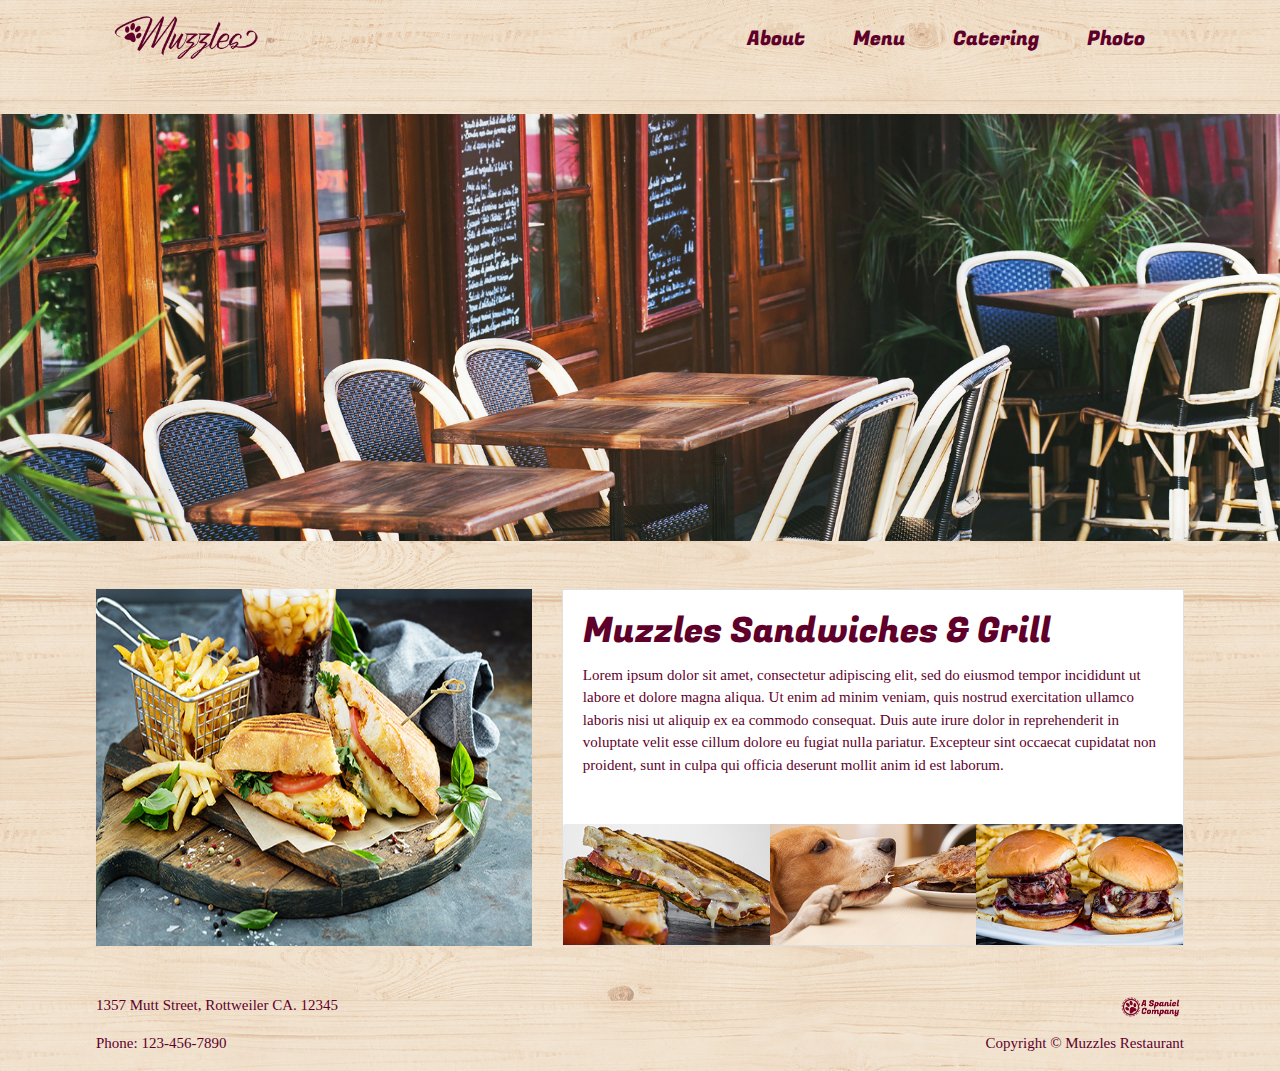
<file: index.html>
<!doctype html>
<html lang="en">

<head>
    <!-- Required meta tags -->
    <meta charset="utf-8">
    <meta name="viewport" content="width=device-width, initial-scale=1, shrink-to-fit=no">

    <!-- Bootstrap CSS -->
    <link rel="stylesheet" href="https://stackpath.bootstrapcdn.com/bootstrap/4.3.1/css/bootstrap.min.css"
        integrity="sha384-ggOyR0iXCbMQv3Xipma34MD+dH/1fQ784/j6cY/iJTQUOhcWr7x9JvoRxT2MZw1T" crossorigin="anonymous">
    <link rel="stylesheet" href="css/style.css">
    <link href="https://fonts.googleapis.com/css?family=Fugaz+One&display=swap" rel="stylesheet">
    <title>Home</title>
</head>

<body>

    <div class="">
        <div class="container-fluid sticky-top bg-image pb-1 pt-2">
            <div class="mx-5 px-5">
                <div class="row mb-4">
                    <div class="col-lg-2">
                        <a href="/index.html" img src="/images/MuzzlesLogo.png" class="img-fluid"><img
                                src="/images/MuzzlesLogo.png" class="img-fluid" alt="responsive-image"></a>
                    </div>
                    <div class="col-lg-10">
                        <nav class="navbar navbar-expand-lg endRight navBarMenu">
                            <button class=" navbar-toggler navbar-light" type="button" data-toggle="collapse"
                                data-target="#navbarNavAltMarkup" aria-controls="navbarNavAltMarkup"
                                aria-expanded="false" aria-label="Toggle navigation">
                                <span class="navbar-toggler-icon"></span>
                            </button>
                            <div class="collapse navbar-collapse endRight navBarMenu" id="navbarNavAltMarkup">
                                <div class="navbar-nav">
                                    <a class="nav-item nav-link active fugazLink mx-3" href="/about.html">About<span
                                            class="sr-only">(current)</span></a>
                                    <a class="nav-item nav-link active fugazLink mx-3" href="/menu.html">Menu</a>
                                    <a class="nav-item nav-link active fugazLink mx-3" href="catering.html">Catering</a>
                                    <a class="nav-item nav-link active fugazLink ml-3" href="/photos.html">Photo</a>
                                </div>
                            </div>
                        </nav>
                    </div>
                </div>
            </div>
        </div>

        <img class="mt-3" src="images/homeHero.jpg" style="width: 100%" alt="">

        <div class="mx-5 px-5">
            <div class="mt-5 row">
                <img class="col-lg-5" src="images/homeSingle.jpg" alt="">
                <div class="col-lg-7" id="font-size-12">
                    <div class="card rounded-0">
                        <div class="card-body pb-5">
                            <h2 class="card-title fugazMenu">Muzzles Sandwiches & Grill</h2>
                            <p class="card-text storyText">Lorem ipsum dolor sit amet, consectetur adipiscing elit, sed
                                do eiusmod tempor incididunt ut
                                labore et dolore magna aliqua. Ut enim ad minim veniam, quis nostrud exercitation
                                ullamco
                                laboris nisi ut aliquip ex ea commodo consequat. Duis aute irure dolor in reprehenderit
                                in
                                voluptate velit esse cillum dolore eu fugiat nulla pariatur. Excepteur sint occaecat
                                cupidatat
                                non proident, sunt in culpa qui officia deserunt mollit anim id est laborum.
                            </p>
                        </div>
                        <img src="images/HomeImage.jpg" class="card-img-top" alt="...">
                    </div>
                </div>
            </div>

            <footer>
                    <container-fluid>
                        <div class="row pt-5">
                            <div class="col-lg-11">
                                <p class="storyText">1357 Mutt Street, Rottweiler CA. 12345</p>
                            </div>
                            <div class="col-lg-1">
                                <img src="/images/CompanyLogo.png" class="img-fluid" alt="responsive-image">
                            </div>
                        </div>
                        <div class="row">
                            <div class="col-lg-9">
                                <p class="storyText">Phone: 123-456-7890</p>
                            </div>
                            <div class="col-lg-3">
                                <p class="storyText px-0 mx-0 d-flex justify-content-end">Copyright © Muzzles Restaurant</p>
                            </div>
                        </div>
                    </container-fluid>
                </footer>

        </div>
    </div>



    <!-- Optional JavaScript -->
    <!-- jQuery first, then Popper.js, then Bootstrap JS -->
    <script src="https://code.jquery.com/jquery-3.3.1.slim.min.js"
        integrity="sha384-q8i/X+965DzO0rT7abK41JStQIAqVgRVzpbzo5smXKp4YfRvH+8abtTE1Pi6jizo"
        crossorigin="anonymous"></script>
    <script src="https://cdnjs.cloudflare.com/ajax/libs/popper.js/1.14.7/umd/popper.min.js"
        integrity="sha384-UO2eT0CpHqdSJQ6hJty5KVphtPhzWj9WO1clHTMGa3JDZwrnQq4sF86dIHNDz0W1"
        crossorigin="anonymous"></script>
    <script src="https://stackpath.bootstrapcdn.com/bootstrap/4.3.1/js/bootstrap.min.js"
        integrity="sha384-JjSmVgyd0p3pXB1rRibZUAYoIIy6OrQ6VrjIEaFf/nJGzIxFDsf4x0xIM+B07jRM"
        crossorigin="anonymous"></script>
</body>

</html>
</file>
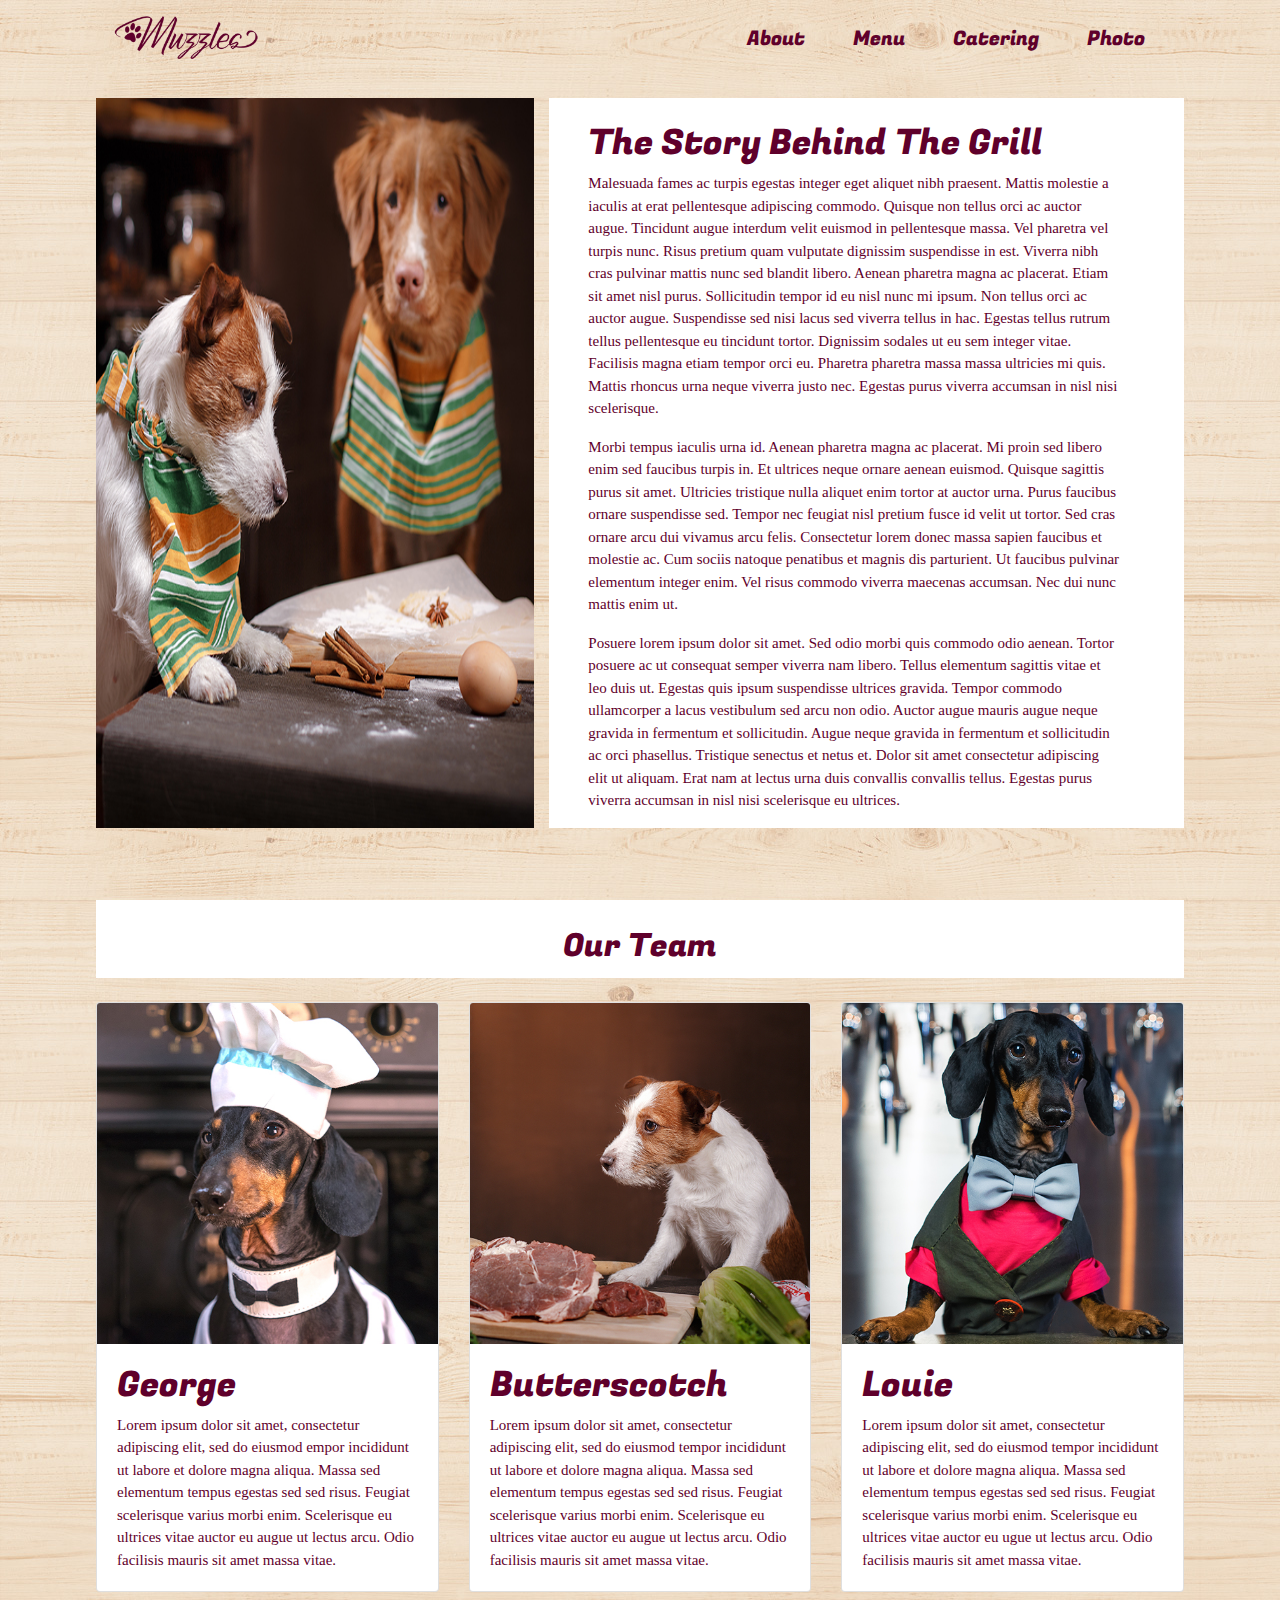
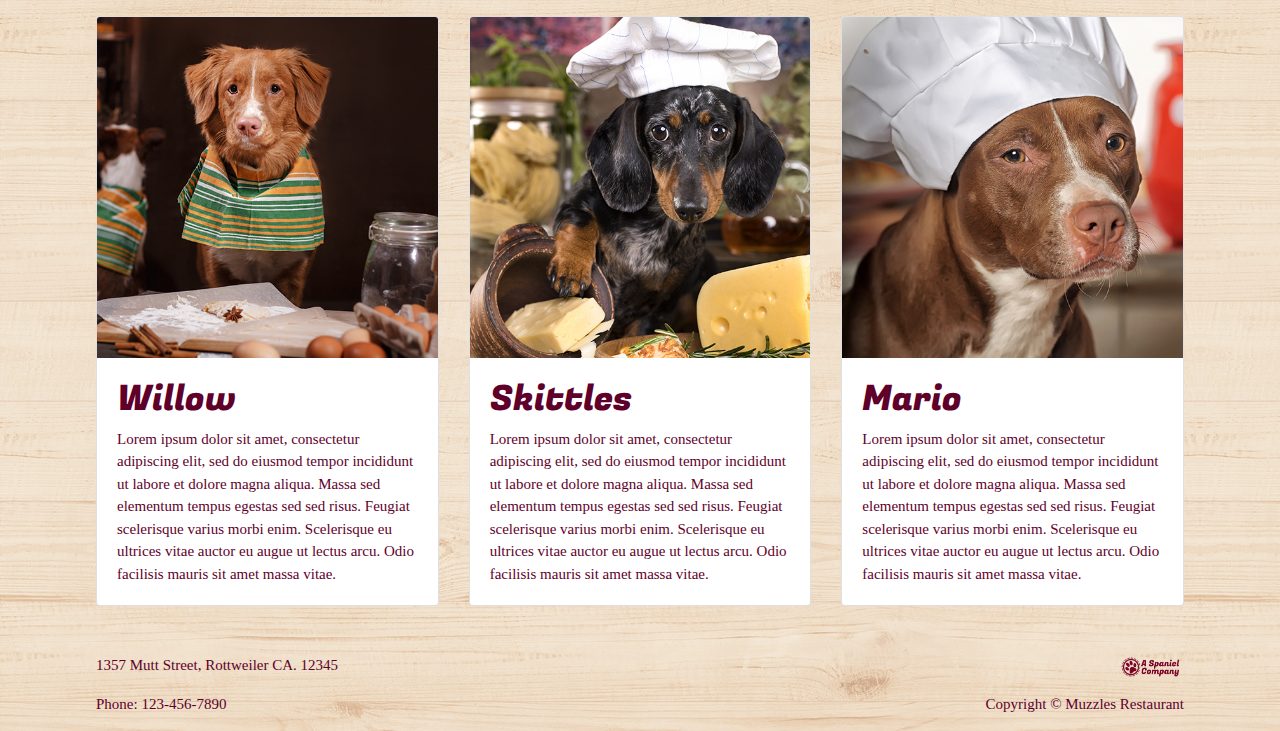
<file: about.html>
<!doctype html>
<html lang="en">

<head>
    <!-- Required meta tags -->
    <meta charset="utf-8">
    <meta name="viewport" content="width=device-width, initial-scale=1, shrink-to-fit=no">

    <!-- Bootstrap CSS -->
    <link rel="stylesheet" href="https://stackpath.bootstrapcdn.com/bootstrap/4.3.1/css/bootstrap.min.css"
        integrity="sha384-ggOyR0iXCbMQv3Xipma34MD+dH/1fQ784/j6cY/iJTQUOhcWr7x9JvoRxT2MZw1T" crossorigin="anonymous">
    <link rel="stylesheet" href="css/style.css">
    <link href="https://fonts.googleapis.com/css?family=Fugaz+One&display=swap" rel="stylesheet">

    <title>About</title>
</head>

<body class="">
    <div class="container-fluid sticky-top bg-image pb-1 pt-2">
        <div class="mx-5 px-5">
            <div class="row mb-4">
                <div class="col-lg-2">
                    <a class="img-fluid" href="/index.html" img src="/images/MuzzlesLogo.png" ><img
                            src="/images/MuzzlesLogo.png" class="img-fluid" alt="responsive-image"></a>
                </div>
                <div class="col-lg-10">
                    <nav class="navbar navbar-expand-lg endRight navBarMenu">
                        <button class=" navbar-toggler navbar-light" type="button" data-toggle="collapse"
                            data-target="#navbarNavAltMarkup" aria-controls="navbarNavAltMarkup" aria-expanded="false"
                            aria-label="Toggle navigation">
                            <span class="navbar-toggler-icon"></span>
                        </button>
                        <div class="collapse navbar-collapse endRight navBarMenu" id="navbarNavAltMarkup">
                            <div class="navbar-nav">
                                <a class="nav-item nav-link active fugazLink mx-3" href="/about.html">About<span
                                        class="sr-only">(current)</span></a>
                                <a class="nav-item nav-link active fugazLink mx-3" href="/menu.html">Menu</a>
                                <a class="nav-item nav-link active fugazLink mx-3" href="catering.html">Catering</a>
                                <a class="nav-item nav-link active fugazLink ml-3" href="/photos.html">Photo</a>
                            </div>
                        </div>
                    </nav>
                </div>
            </div>
        </div>
    </div>

        <div class="row mx-5 px-5">
            <img class="col-lg-5 pl-0 img-fluid" src="./images/AboutMain.jpg" alt="">
            <div class="col-lg-7 bg-white">
                <h1 class="ml-4 mt-4 fugazMenu">The Story Behind The Grill</h1>
                <p class="storyText pr-5 ml-4">Malesuada fames ac turpis egestas integer eget aliquet nibh praesent.
                    Mattis
                    molestie a iaculis at erat pellentesque adipiscing commodo. Quisque non tellus orci ac auctor augue.
                    Tincidunt augue interdum velit euismod in pellentesque massa. Vel pharetra vel turpis nunc. Risus
                    pretium quam
                    vulputate dignissim suspendisse in est. Viverra nibh cras pulvinar mattis nunc sed blandit libero.
                    Aenean pharetra magna ac placerat. Etiam sit amet nisl purus. Sollicitudin tempor id eu nisl nunc mi
                    ipsum. Non tellus orci ac auctor augue. Suspendisse sed nisi lacus sed viverra tellus in hac.
                    Egestas tellus rutrum tellus pellentesque eu tincidunt tortor. Dignissim sodales ut eu sem integer
                    vitae. Facilisis magna etiam tempor orci eu. Pharetra pharetra massa massa ultricies mi quis. Mattis
                    rhoncus urna neque viverra justo nec. Egestas purus viverra accumsan in nisl nisi scelerisque.

                </p>
                <p class="ml-4 pr-5 storyText">
                    Morbi tempus iaculis urna id. Aenean pharetra magna ac placerat. Mi proin sed libero enim sed
                    faucibus turpis in. Et ultrices neque ornare aenean euismod. Quisque sagittis purus sit amet.
                    Ultricies
                    tristique nulla aliquet enim tortor at auctor urna. Purus faucibus ornare suspendisse sed. Tempor
                    nec feugiat nisl pretium fusce id velit ut tortor. Sed cras ornare arcu dui vivamus arcu felis.
                    Consectetur lorem donec massa sapien faucibus et molestie ac. Cum sociis natoque penatibus et magnis
                    dis parturient. Ut faucibus pulvinar elementum integer enim. Vel risus commodo viverra maecenas
                    accumsan. Nec dui nunc mattis enim ut.

                </p>
                <p class="ml-4 pr-5 storyText">
                    Posuere lorem ipsum dolor sit amet. Sed odio morbi quis commodo odio aenean. Tortor posuere ac ut
                    consequat semper viverra nam libero. Tellus elementum
                    sagittis vitae et leo duis ut. Egestas quis ipsum suspendisse ultrices gravida. Tempor commodo
                    ullamcorper a lacus vestibulum sed arcu non odio. Auctor augue mauris augue neque gravida in
                    fermentum et sollicitudin. Augue neque gravida in fermentum et sollicitudin ac orci phasellus.
                    Tristique senectus et netus et. Dolor sit amet consectetur adipiscing elit ut aliquam. Erat nam at
                    lectus urna duis convallis convallis tellus. Egestas purus viverra accumsan in nisl nisi scelerisque
                    eu ultrices.
                </p>
            </div>
        </div>
        <br>

        <div class="px-5 mx-5">
            <div class="text-center teamtext mt-5">
                <div class="bg-white fugazMenu py-1">
                    <h2 class="mt-4 text-center">Our Team</h2>
                </div>
            </div>
        </div>

        <div class="mx-5 px-5">
            <div class="nopad">
                <div class="row mt-4">
                    <div class="col-4">
                        <div class="card">
                            <img src="./images/doxie3.jpg" class="card-img-top" alt="">
                            <div class="card-body">
                                <h2 class="fugazMenu">George</h2>
                                <p class="card-text storyText">Lorem ipsum dolor sit amet, consectetur adipiscing elit,
                                    sed
                                    do
                                    eiusmod empor incididunt ut labore et dolore magna aliqua. Massa sed elementum
                                    tempus
                                    egestas sed sed risus. Feugiat scelerisque varius morbi enim. Scelerisque eu
                                    ultrices
                                    vitae
                                    auctor eu augue ut lectus arcu. Odio facilisis mauris sit amet massa vitae.</p>
                            </div>
                        </div>
                    </div>
                    <div class="col-4">
                        <div class="card">
                            <img src="./images/jackrussel.jpg" class="card-img-top" alt="">
                            <div class="card-body">
                                <h2 class="fugazMenu">Butterscotch</h2>
                                <p class="card-text storyText">Lorem ipsum dolor sit amet, consectetur adipiscing elit,
                                    sed
                                    do
                                    eiusmod tempor incididunt ut labore et dolore magna aliqua. Massa sed elementum
                                    tempus
                                    egestas sed sed risus. Feugiat scelerisque varius morbi enim. Scelerisque eu
                                    ultrices
                                    vitae
                                    auctor eu augue ut lectus arcu. Odio facilisis mauris sit amet massa vitae.</p>
                            </div>
                        </div>
                    </div>
                    <div class="col-4">
                        <div class="card">
                            <img src="./images/doxie1.jpg" class="card-img-top" alt="">
                            <div class="card-body">
                                <h2 class="fugazMenu">Louie</h2>
                                <p class="card-text storyText">Lorem ipsum dolor sit amet, consectetur adipiscing elit,
                                    sed
                                    do
                                    eiusmod tempor incididunt ut labore et dolore magna aliqua. Massa sed elementum
                                    tempus
                                    egestas sed sed risus. Feugiat scelerisque varius morbi enim. Scelerisque eu
                                    ultrices
                                    vitae
                                    auctor eu ugue ut lectus arcu. Odio facilisis mauris sit amet massa vitae.</p>
                            </div>
                        </div>
                    </div>
                </div>
                <div class="row mt-4">
                    <div class="col-4">
                        <div class="card">
                            <img src="./images/novascotia.jpg" class="card-img-top" alt="">
                            <div class="card-body">
                                <h2 class="fugazMenu">Willow</h2>
                                <p class="card-text storyText">Lorem ipsum dolor sit amet, consectetur adipiscing elit,
                                    sed
                                    do eiusmod tempor incididunt ut labore et dolore magna aliqua. Massa sed elementum
                                    tempus egestas sed sed risus. Feugiat scelerisque varius morbi enim. Scelerisque eu
                                    ultrices vitae auctor eu augue ut lectus arcu. Odio facilisis mauris sit amet massa
                                    vitae.</p>
                            </div>
                        </div>
                    </div>
                    <div class="col-4">
                        <div class="card">
                            <img src="./images/doxie2.jpg" class="card-img-top" alt="">
                            <div class="card-body">
                                <h2 class="fugazMenu">Skittles</h2>
                                <p class="card-text storyText">
                                    Lorem ipsum dolor sit amet, consectetur adipiscing elit, sed do eiusmod tempor
                                    incididunt ut labore et dolore magna aliqua. Massa sed elementum tempus egestas sed
                                    sed
                                    risus. Feugiat scelerisque varius morbi enim. Scelerisque eu ultrices vitae auctor
                                    eu
                                    augue ut lectus arcu. Odio facilisis mauris sit amet massa vitae.
                                </p>
                            </div>
                        </div>
                    </div>
                    <div class="col-4">
                        <div class="card">
                            <img src="./images/staffie.jpg" class="card-img-top" alt="">
                            <div class="card-body">
                                <h2 class="fugazMenu">Mario</h2>
                                <p class="card-text storyText">
                                    Lorem ipsum dolor sit amet, consectetur adipiscing elit, sed do eiusmod tempor
                                    incididunt ut labore et dolore magna aliqua. Massa sed elementum tempus egestas sed
                                    sed
                                    risus. Feugiat scelerisque varius morbi enim. Scelerisque eu ultrices vitae auctor
                                    eu
                                    augue ut lectus arcu. Odio facilisis mauris sit amet massa vitae.
                                </p>
                            </div>
                        </div>
                    </div>
                </div>

            </div>

        </div>

        <div class="mx-5 px-5">
                <footer>
                        <container-fluid>
                            <div class="row pt-5">
                                <div class="col-lg-11">
                                    <p class="storyText">1357 Mutt Street, Rottweiler CA. 12345</p>
                                </div>
                                <div class="col-lg-1">
                                    <img src="/images/CompanyLogo.png" class="img-fluid" alt="responsive-image">
                                </div>
                            </div>
                            <div class="row">
                                <div class="col-lg-9">
                                    <p class="storyText">Phone: 123-456-7890</p>
                                </div>
                                <div class="col-lg-3">
                                    <p class="storyText px-0 mx-0 d-flex justify-content-end">Copyright © Muzzles Restaurant</p>
                                </div>
                            </div>
                        </container-fluid>
                    </footer>
        </div>



    </div>





    <!-- Optional JavaScript -->
    <!-- jQuery first, then Popper.js, then Bootstrap JS -->
    <script src="https://code.jquery.com/jquery-3.3.1.slim.min.js"
        integrity="sha384-q8i/X+965DzO0rT7abK41JStQIAqVgRVzpbzo5smXKp4YfRvH+8abtTE1Pi6jizo"
        crossorigin="anonymous"></script>
    <script src="https://cdnjs.cloudflare.com/ajax/libs/popper.js/1.14.7/umd/popper.min.js"
        integrity="sha384-UO2eT0CpHqdSJQ6hJty5KVphtPhzWj9WO1clHTMGa3JDZwrnQq4sF86dIHNDz0W1"
        crossorigin="anonymous"></script>
    <script src="https://stackpath.bootstrapcdn.com/bootstrap/4.3.1/js/bootstrap.min.js"
        integrity="sha384-JjSmVgyd0p3pXB1rRibZUAYoIIy6OrQ6VrjIEaFf/nJGzIxFDsf4x0xIM+B07jRM"
        crossorigin="anonymous"></script>
</body>

</html>
</file>
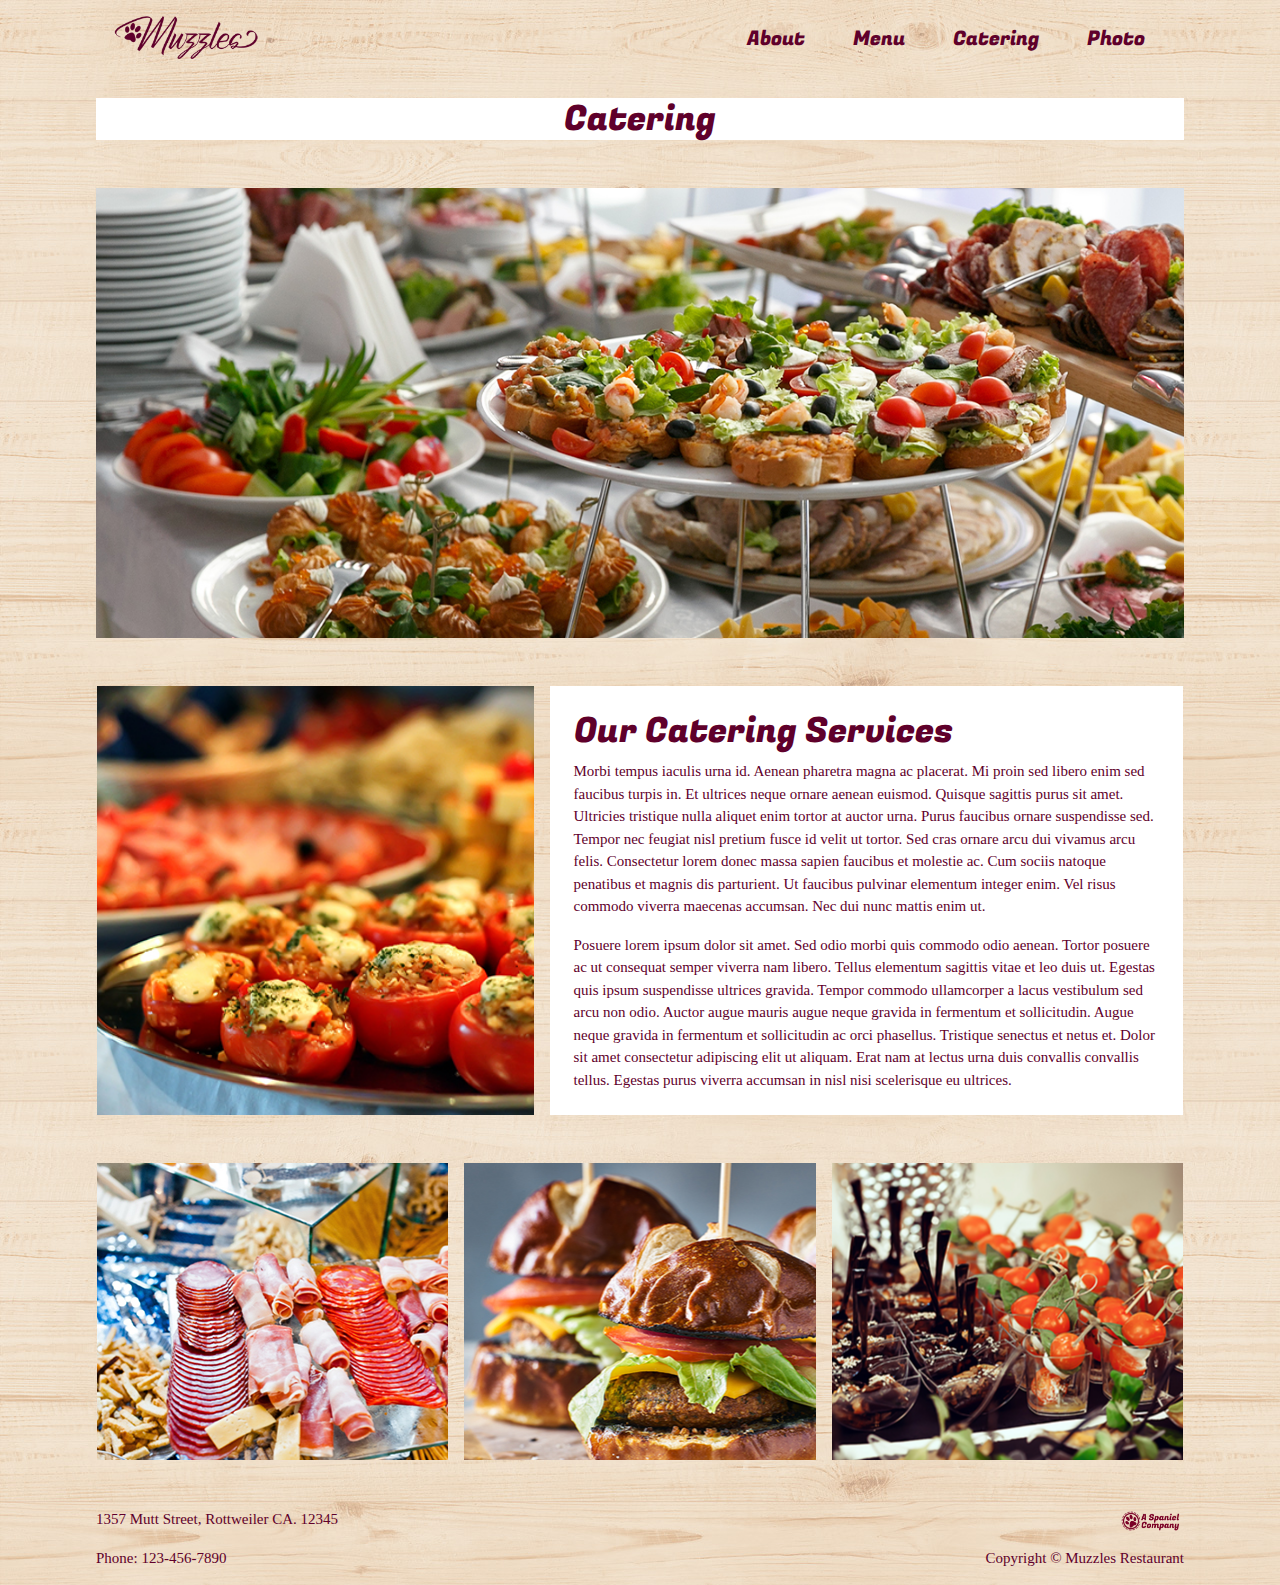
<file: catering.html>
<!doctype html>
<html lang="en">

<head>
  <!-- Required meta tags -->
  <meta charset="utf-8">
  <meta name="viewport" content="width=device-width, initial-scale=1, shrink-to-fit=no">

  <!-- Bootstrap CSS -->
  <link rel="stylesheet" href="https://stackpath.bootstrapcdn.com/bootstrap/4.3.1/css/bootstrap.min.css"
    integrity="sha384-ggOyR0iXCbMQv3Xipma34MD+dH/1fQ784/j6cY/iJTQUOhcWr7x9JvoRxT2MZw1T" crossorigin="anonymous">
  <link rel="stylesheet" href="css/style.css">
  <link href="https://fonts.googleapis.com/css?family=Fugaz+One&display=swap" rel="stylesheet">
  <title>Catering</title>
</head>

<body class="">
  <div class="container-fluid sticky-top bg-image pb-1 pt-2">
    <div class="mx-5 px-5">
        <div class="row mb-4">
            <div class="col-lg-2">
              <a href="/index.html" img src="/images/MuzzlesLogo.png" class="img-fluid"><img src="/images/MuzzlesLogo.png"
                  class="img-fluid" alt="responsive-image"></a>
            </div>
            <div class="col-lg-10">
              <nav class="navbar navbar-expand-lg endRight navBarMenu">
                <button class=" navbar-toggler" type="button" data-toggle="collapse" data-target="#navbarNavAltMarkup"
                  aria-controls="navbarNavAltMarkup" aria-expanded="false" aria-label="Toggle navigation">
                  <span class="navbar-toggler-icon"></span>
                </button>
                <div class="collapse navbar-collapse endRight navBarMenu" id="navbarNavAltMarkup">
                  <div class="navbar-nav">
                    <a class="nav-item nav-link active fugazLink mx-3" href="/about.html">About<span
                        class="sr-only">(current)</span></a>
                    <a class="nav-item nav-link active fugazLink mx-3" href="/menu.html">Menu</a>
                    <a class="nav-item nav-link active fugazLink mx-3" href="catering.html">Catering</a>
                    <a class="nav-item nav-link active fugazLink ml-3" href="/photos.html">Photo</a>
                  </div>
                </div>
              </nav>
            </div>
          </div>
    </div>
      
  </div>
  <div class="mx-5 px-5">
    

    <h1 class="text-center bg-white col-12 fugazMenu">Catering</h1>

    <div class="mt-5" id="cateringHero"></div>


    <div class="mx-3">

      <div class="mt-5 mb-5 row">
        <div class="col" id="cateringMaine"></div>

        <div class="col-7 bg-white ml-3 px-2 p-4" id="font-size-12">
          <h5 class="fugazMenu">Our Catering Services</h5>
          <p class="storyText">Morbi tempus iaculis urna id. Aenean pharetra magna ac placerat. Mi proin sed libero enim
            sed faucibus turpis
            in. Et ultrices neque ornare aenean euismod. Quisque sagittis purus sit amet. Ultricies tristique nulla
            aliquet enim tortor at auctor urna. Purus faucibus ornare suspendisse sed. Tempor nec feugiat nisl pretium
            fusce id velit ut tortor. Sed cras ornare arcu dui vivamus arcu felis. Consectetur lorem donec massa sapien
            faucibus et molestie ac. Cum sociis natoque penatibus et magnis dis parturient. Ut faucibus pulvinar
            elementum
            integer enim. Vel risus commodo viverra maecenas accumsan. Nec dui nunc mattis enim ut.</p>
          <div class="storyText">Posuere lorem ipsum dolor sit amet. Sed odio morbi quis commodo odio aenean. Tortor
            posuere ac ut consequat
            semper viverra nam libero. Tellus elementum sagittis vitae et leo duis ut. Egestas quis ipsum suspendisse
            ultrices gravida. Tempor commodo ullamcorper a lacus vestibulum sed arcu non odio. Auctor augue mauris augue
            neque gravida in fermentum et sollicitudin. Augue neque gravida in fermentum et sollicitudin ac orci
            phasellus. Tristique senectus et netus et. Dolor sit amet consectetur adipiscing elit ut aliquam. Erat nam
            at
            lectus urna duis convallis convallis tellus. Egestas purus viverra accumsan in nisl nisi scelerisque eu
            ultrices.</div>
        </div>
      </div>

      <div class="row">

        <div class="col-lg" id="catering1">
        </div>
        <div class="col-lg mx-3" id="catering2">

        </div>
        <div class="col-lg" id="catering3">

        </div>
      </div>
    </div>


    <footer>
        <container-fluid>
            <div class="row pt-5">
                <div class="col-lg-11">
                    <p class="storyText">1357 Mutt Street, Rottweiler CA. 12345</p>
                </div>
                <div class="col-lg-1">
                    <img src="/images/CompanyLogo.png" class="img-fluid" alt="responsive-image">
                </div>
            </div>
            <div class="row">
                <div class="col-lg-9">
                    <p class="storyText">Phone: 123-456-7890</p>
                </div>
                <div class="col-lg-3">
                    <p class="storyText px-0 mx-0 d-flex justify-content-end">Copyright © Muzzles Restaurant</p>
                </div>
            </div>
        </container-fluid>
    </footer>
  </div>





  <!-- Optional JavaScript -->
  <!-- jQuery first, then Popper.js, then Bootstrap JS -->
  <script src="https://code.jquery.com/jquery-3.3.1.slim.min.js"
    integrity="sha384-q8i/X+965DzO0rT7abK41JStQIAqVgRVzpbzo5smXKp4YfRvH+8abtTE1Pi6jizo"
    crossorigin="anonymous"></script>
  <script src="https://cdnjs.cloudflare.com/ajax/libs/popper.js/1.14.7/umd/popper.min.js"
    integrity="sha384-UO2eT0CpHqdSJQ6hJty5KVphtPhzWj9WO1clHTMGa3JDZwrnQq4sF86dIHNDz0W1"
    crossorigin="anonymous"></script>
  <script src="https://stackpath.bootstrapcdn.com/bootstrap/4.3.1/js/bootstrap.min.js"
    integrity="sha384-JjSmVgyd0p3pXB1rRibZUAYoIIy6OrQ6VrjIEaFf/nJGzIxFDsf4x0xIM+B07jRM"
    crossorigin="anonymous"></script>
</body>

</html>
</file>
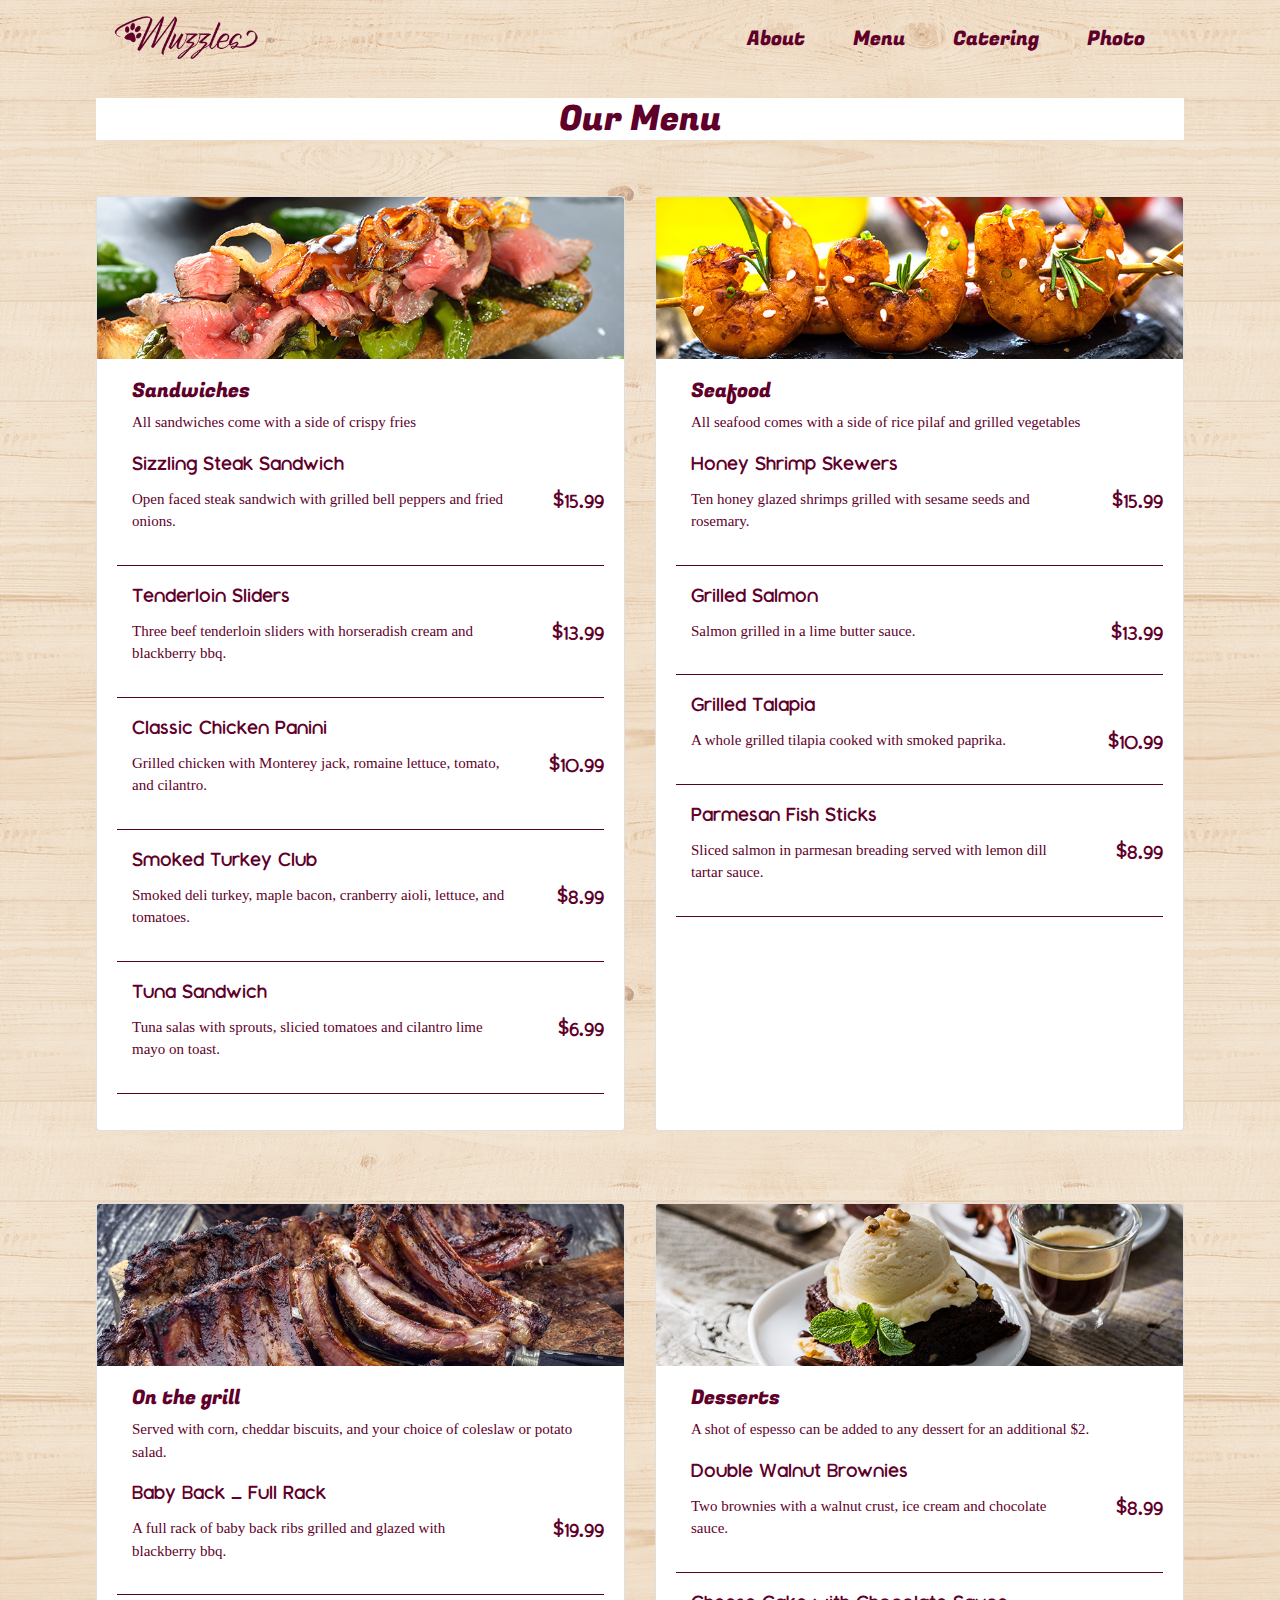
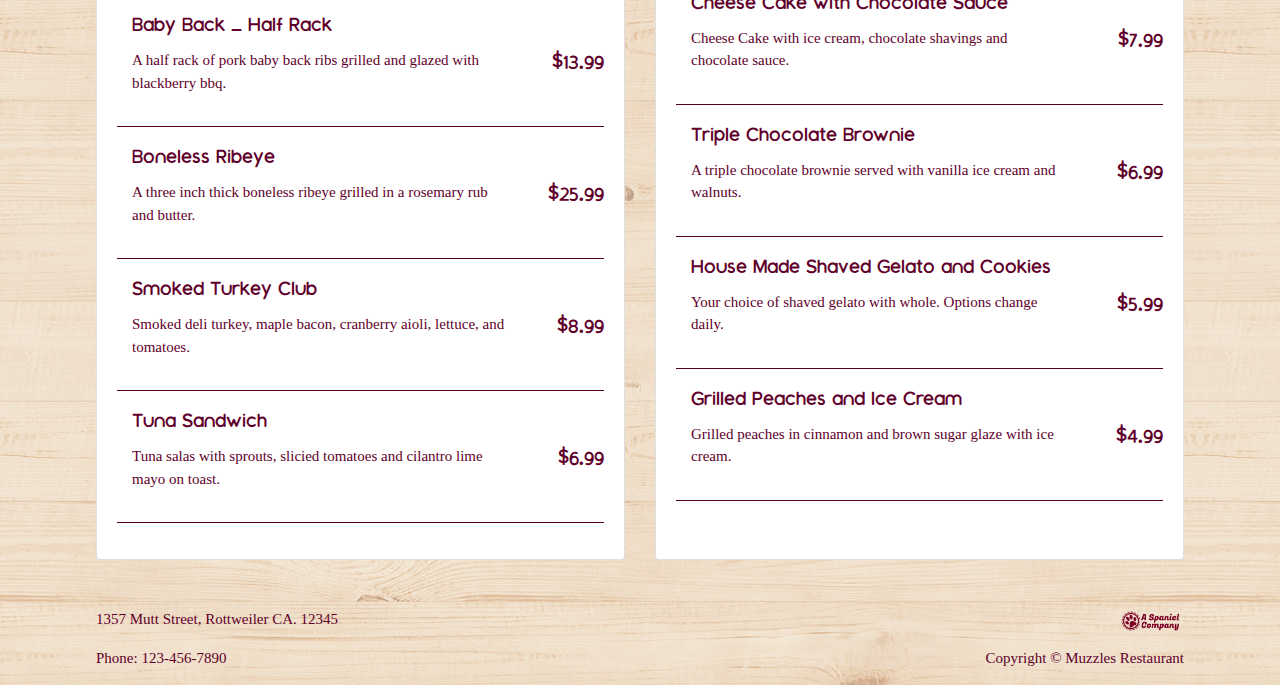
<file: menu.html>
<!doctype html>
<html lang="en">

<head>
    <!-- Required meta tags -->
    <meta charset="utf-8">
    <meta name="viewport" content="width=device-width, initial-scale=1, shrink-to-fit=no">

    <!-- Bootstrap CSS -->
    <link rel="stylesheet" href="css/style.css">
    <link rel="stylesheet" href="https://stackpath.bootstrapcdn.com/bootstrap/4.3.1/css/bootstrap.min.css"
        integrity="sha384-ggOyR0iXCbMQv3Xipma34MD+dH/1fQ784/j6cY/iJTQUOhcWr7x9JvoRxT2MZw1T" crossorigin="anonymous">
    <link href="https://fonts.googleapis.com/css?family=Fugaz+One&display=swap" rel="stylesheet">
    <title>Menu</title>
</head>

<body>
    <div class="container-fluid sticky-top bg-image pb-1 pt-2">
        <div class="mx-5 px-5">
            <div class="row mb-4">
                <div class="col-lg-2">
                    <a href="/index.html" img src="/images/MuzzlesLogo.png" class="img-fluid"><img
                            src="/images/MuzzlesLogo.png" class="img-fluid" alt="responsive-image"></a>
                </div>
                <div class="col-lg-10">
                    <nav class="navbar navbar-expand-lg endRight navBarMenu">
                        <button class=" navbar-toggler navbar-light" type="button" data-toggle="collapse"
                            data-target="#navbarNavAltMarkup" aria-controls="navbarNavAltMarkup" aria-expanded="false"
                            aria-label="Toggle navigation">
                            <span class="navbar-toggler-icon"></span>
                        </button>
                        <div class="collapse navbar-collapse endRight navBarMenu" id="navbarNavAltMarkup">
                            <div class="navbar-nav">
                                <a class="nav-item nav-link active fugazLink mx-3" href="/about.html">About<span
                                        class="sr-only">(current)</span></a>
                                <a class="nav-item nav-link active fugazLink mx-3" href="/menu.html">Menu</a>
                                <a class="nav-item nav-link active fugazLink mx-3" href="catering.html">Catering</a>
                                <a class="nav-item nav-link active fugazLink ml-3" href="/photos.html">Photo</a>
                            </div>
                        </div>
                    </nav>
                </div>
            </div>
        </div>
    </div>
    <div class="mx-5 px-5">
            <div class="row">
                    <div class="col-12">
                        <h1 class="menu fugazMenu">Our Menu</h1>
                        <!-- 1st major menu row -->
                        <div class="row">
                            <div class="col-md-6 col-12 w-100 pt-5">
                                <div class="card">
                                    <img src="/images/menubeef.jpg" class="card-img-top img-fluid" alt="...">
                                    <div class="card-body">
                                        <div class="col-12 header">
                                            <h1 class="fugaz">Sandwiches</h1>
                                            <p class="storyText">All sandwiches come with a side of crispy fries</p>
                                        </div>
                                        <div class="col-12">
                                            <h4 class="col-12 px-0 montaukHeader">Sizzling Steak Sandwich</h4>
                                            <div class="row">
                                                <p class="col-10 storyText">Open faced steak sandwich with grilled bell
                                                    peppers and fried onions.</p>
                                                <h4 class="col-2 px-0 mx-0 text-right montaukHeader">$15.99</h4>
                                            </div>
                                        </div>
                                        <hr class="hr">
                                        <div class="col-12">
                                            <h4 class="col-12 px-0 montaukHeader">Tenderloin Sliders</h4>
                                            <div class="row">
                                                <p class="col-10 storyText">Three beef tenderloin sliders with horseradish
                                                    cream and blackberry bbq.</p>
                                                <h4 class="col-2 px-0 mx-0 text-right montaukHeader">$13.99</h4>
                                            </div>
                                        </div>
                                        <hr class="hr">
                                        <div class="col-12">
                                            <h4 class="col-12 px-0 montaukHeader">Classic Chicken Panini</h4>
                                            <div class="row">
                                                <p class="col-10 storyText">Grilled chicken with Monterey jack, romaine
                                                    lettuce, tomato, and cilantro.</p>
                                                <h4 class="col-2 px-0 mx-0 text-right montaukHeader">$10.99</h4>
                                            </div>
                                        </div>
                                        <hr class="hr">
                                        <div class="col-12">
                                            <h4 class="col-12 px-0 montaukHeader">Smoked Turkey Club</h4>
                                            <div class="row">
                                                <p class="col-10 storyText">Smoked deli turkey, maple bacon, cranberry aioli,
                                                    lettuce, and tomatoes.</p>
                                                <h4 class="col-2 px-0 mx-0 text-right montaukHeader">$8.99</h4>
                                            </div>
                                        </div>
                                        <hr class="hr">
                                        <div class="col-12">
                                            <h4 class="col-12 px-0 montaukHeader">Tuna Sandwich</h4>
                                            <div class="row">
                                                <p class="col-10 storyText">Tuna salas with sprouts, slicied tomatoes and
                                                    cilantro lime mayo on toast.</p>
                                                <h4 class="col-2 px-0 mx-0 text-right montaukHeader">$6.99</h4>
                                            </div>
                                        </div>
                                        <hr class="hr">
                                    </div>
                                </div>
                            </div>
                            <div class="col-md-6 col-12 w-100 pt-5">
                                <div class="card">
                                    <img src="/images/menuseafood.jpg" class="card-img-top img-fluid" alt="...">
                                    <div class="card-body">
                                        <div class="col-12 header">
                                            <h1 class="fugaz">Seafood</h1>
                                            <p class="storyText">All seafood comes with a side of rice pilaf and grilled
                                                vegetables</p>
                                        </div>
                                        <div class="col-12">
                                            <h4 class="col-12 px-0 montaukHeader">Honey Shrimp Skewers</h4>
                                            <div class="row">
                                                <p class="col-10 storyText">Ten honey glazed shrimps grilled with sesame seeds
                                                    and rosemary.</p>
                                                <h4 class="col-2 px-0 mx-0 text-right montaukHeader">$15.99</h4>
                                            </div>
                                        </div>
                                        <hr class="hr">
                                        <div class="col-12">
                                            <h4 class="col-12 px-0 montaukHeader">Grilled Salmon</h4>
                                            <div class="row">
                                                <p class="col-10 storyText"> Salmon grilled in a lime butter sauce.</p>
                                                <h4 class="col-2 px-0 mx-0 text-right montaukHeader">$13.99</h4>
                                            </div>
                                        </div>
                                        <hr class="hr">
                                        <div class="col-12">
                                            <h4 class="col-12 px-0 montaukHeader">Grilled Talapia</h4>
                                            <div class="row">
                                                <p class="col-10 storyText">A whole grilled tilapia cooked with smoked
                                                    paprika.</p>
                                                <h4 class="col-2 px-0 mx-0 text-right montaukHeader">$10.99</h4>
                                            </div>
                                        </div>
                                        <hr class="hr">
                                        <div class="col-12">
                                            <h4 class="col-12 px-0 montaukHeader">Parmesan Fish Sticks</h4>
                                            <div class="row">
                                                <p class="col-10 storyText">Sliced salmon in parmesan breading served with
                                                    lemon dill tartar sauce.</p>
                                                <h4 class="col-2 px-0 mx-0 text-right montaukHeader">$8.99</h4>
                                            </div>
                                        </div>
                                        <hr class="hr">
                                    </div>
                                </div>
                            </div>
                        </div>
                        <br>
                        <!-- second major menu row -->
                        <div class="row">
                            <div class="col-md-6 col-12 w-100 pt-5">
                                <div class="card">
                                    <img src="/images/menumeat.jpg" class="card-img-top img-fluid" alt="...">
                                    <div class="card-body">
                                        <div class="col-12 header">
                                            <h1 class="fugaz">On the grill</h1>
                                            <p class="storyText">Served with corn, cheddar biscuits, and your choice of
                                                coleslaw or potato salad.</p>
                                        </div>
                                        <div class="col-12">
                                            <h4 class="col-12 px-0 montaukHeader">Baby Back - Full Rack</h4>
                                            <div class="row">
                                                <p class="col-10 storyText">A full rack of baby back ribs grilled and glazed
                                                    with blackberry bbq.</p>
                                                <h4 class="col-2 px-0 mx-0 text-right montaukHeader">$19.99</h4>
                                            </div>
                                        </div>
                                        <hr class="hr">
                                        <div class="col-12">
                                            <h4 class="col-12 px-0 montaukHeader">Baby Back - Half Rack</h4>
                                            <div class="row">
                                                <p class="col-10 storyText">A half rack of pork baby back ribs grilled and
                                                    glazed with blackberry bbq.</p>
                                                <h4 class="col-2 px-0 mx-0 text-right montaukHeader">$13.99</h4>
                                            </div>
                                        </div>
                                        <hr class="hr">
                                        <div class="col-12">
                                            <h4 class="col-12 px-0 montaukHeader">Boneless Ribeye</h4>
                                            <div class="row">
                                                <p class="col-10 storyText">A three inch thick boneless ribeye grilled in a
                                                    rosemary rub and butter.</p>
                                                <h4 class="col-2 px-0 mx-0 text-right montaukHeader">$25.99</h4>
                                            </div>
                                        </div>
                                        <hr class="hr">
                                        <div class="col-12">
                                            <h4 class="col-12 px-0 montaukHeader">Smoked Turkey Club</h4>
                                            <div class="row">
                                                <p class="col-10 storyText">Smoked deli turkey, maple bacon, cranberry aioli,
                                                    lettuce, and tomatoes.</p>
                                                <h4 class="col-2 px-0 mx-0 text-right montaukHeader">$8.99</h4>
                                            </div>
                                        </div>
                                        <hr class="hr">
                                        <div class="col-12">
                                            <h4 class="col-12 px-0 montaukHeader">Tuna Sandwich</h4>
                                            <div class="row">
                                                <p class="col-10 storyText">Tuna salas with sprouts, slicied tomatoes and
                                                    cilantro lime mayo on toast.</p>
                                                <h4 class="col-2 px-0 mx-0 text-right montaukHeader">$6.99</h4>
                                            </div>
                                        </div>
                                        <hr class="hr">
                                    </div>
                                </div>
                            </div>
                            <div class="col-md-6 col-12 w-100 pt-5">
                                <div class="card">
                                    <img src="/images/menudesserts.jpg" class="card-img-top img-fluid" alt="...">
                                    <div class="card-body">
                                        <div class="col-12 header">
                                            <h1 class="fugaz">Desserts</h1>
                                            <p class="storyText">A shot of espesso can be added to any dessert for an
                                                additional $2.</p>
                                        </div>
                                        <div class="col-12">
                                            <h4 class="col-12 px-0 montaukHeader">Double Walnut Brownies</h4>
                                            <div class="row">
                                                <p class="col-10 storyText">Two brownies with a walnut crust, ice cream and
                                                    chocolate sauce.</p>
                                                <h4 class="col-2 px-0 mx-0 text-right montaukHeader">$8.99</h4>
                                            </div>
                                        </div>
                                        <hr class="hr">
                                        <div class="col-12">
                                            <h4 class="col-12 px-0 montaukHeader">Cheese Cake with Chocolate Sauce</h4>
                                            <div class="row">
                                                <p class="col-10 storyText"> Cheese Cake with ice cream, chocolate shavings
                                                    and chocolate sauce.</p>
                                                <h4 class="col-2 px-0 mx-0 text-right montaukHeader">$7.99</h4>
                                            </div>
                                        </div>
                                        <hr class="hr">
                                        <div class="col-12">
                                            <h4 class="col-12 px-0 montaukHeader">Triple Chocolate Brownie</h4>
                                            <div class="row">
                                                <p class="col-10 storyText">A triple chocolate brownie served with vanilla ice
                                                    cream and walnuts.</p>
                                                <h4 class="col-2 px-0 mx-0 text-right montaukHeader">$6.99</h4>
                                            </div>
                                        </div>
                                        <hr class="hr">
                                        <div class="col-12">
                                            <h4 class="col-12 px-0 montaukHeader">House Made Shaved Gelato and Cookies</h4>
                                            <div class="row">
                                                <p class="col-10 storyText">Your choice of shaved gelato with whole. Options
                                                    change daily.</p>
                                                <h4 class="col-2 px-0 mx-0 text-right montaukHeader">$5.99</h4>
                                            </div>
                                        </div>
                                        <hr class="hr">
                                        <div class="col-12">
                                            <h4 class="col-12 px-0 montaukHeader">Grilled Peaches and Ice Cream</h4>
                                            <div class="row">
                                                <p class="col-10 storyText">Grilled peaches in cinnamon and brown sugar glaze
                                                    with ice cream.</p>
                                                <h4 class="col-2 px-0 mx-0 text-right montaukHeader">$4.99</h4>
                                            </div>
                                        </div>
                                        <hr class="hr">
                                    </div>
                                </div>
                            </div>
                        </div>
                    </div>
                    <br>
                    <br>
                </div>
                <footer>
                        <container-fluid>
                            <div class="row pt-5">
                                <div class="col-lg-11">
                                    <p class="storyText">1357 Mutt Street, Rottweiler CA. 12345</p>
                                </div>
                                <div class="col-lg-1">
                                    <img src="/images/CompanyLogo.png" class="img-fluid" alt="responsive-image">
                                </div>
                            </div>
                            <div class="row">
                                <div class="col-lg-9">
                                    <p class="storyText">Phone: 123-456-7890</p>
                                </div>
                                <div class="col-lg-3">
                                    <p class="storyText px-0 mx-0 d-flex justify-content-end">Copyright © Muzzles Restaurant</p>
                                </div>
                            </div>
                        </container-fluid>
                    </footer>
    
            </div>
        </div>
    </div>
            

    <!-- Optional JavaScript -->
    <!-- jQuery first, then Popper.js, then Bootstrap JS -->
    <script src="https://code.jquery.com/jquery-3.3.1.slim.min.js"
        integrity="sha384-q8i/X+965DzO0rT7abK41JStQIAqVgRVzpbzo5smXKp4YfRvH+8abtTE1Pi6jizo"
        crossorigin="anonymous"></script>
    <script src="https://cdnjs.cloudflare.com/ajax/libs/popper.js/1.14.7/umd/popper.min.js"
        integrity="sha384-UO2eT0CpHqdSJQ6hJty5KVphtPhzWj9WO1clHTMGa3JDZwrnQq4sF86dIHNDz0W1"
        crossorigin="anonymous"></script>
    <script src="https://stackpath.bootstrapcdn.com/bootstrap/4.3.1/js/bootstrap.min.js"
        integrity="sha384-JjSmVgyd0p3pXB1rRibZUAYoIIy6OrQ6VrjIEaFf/nJGzIxFDsf4x0xIM+B07jRM"
        crossorigin="anonymous"></script>
</body>

</html>
</file>
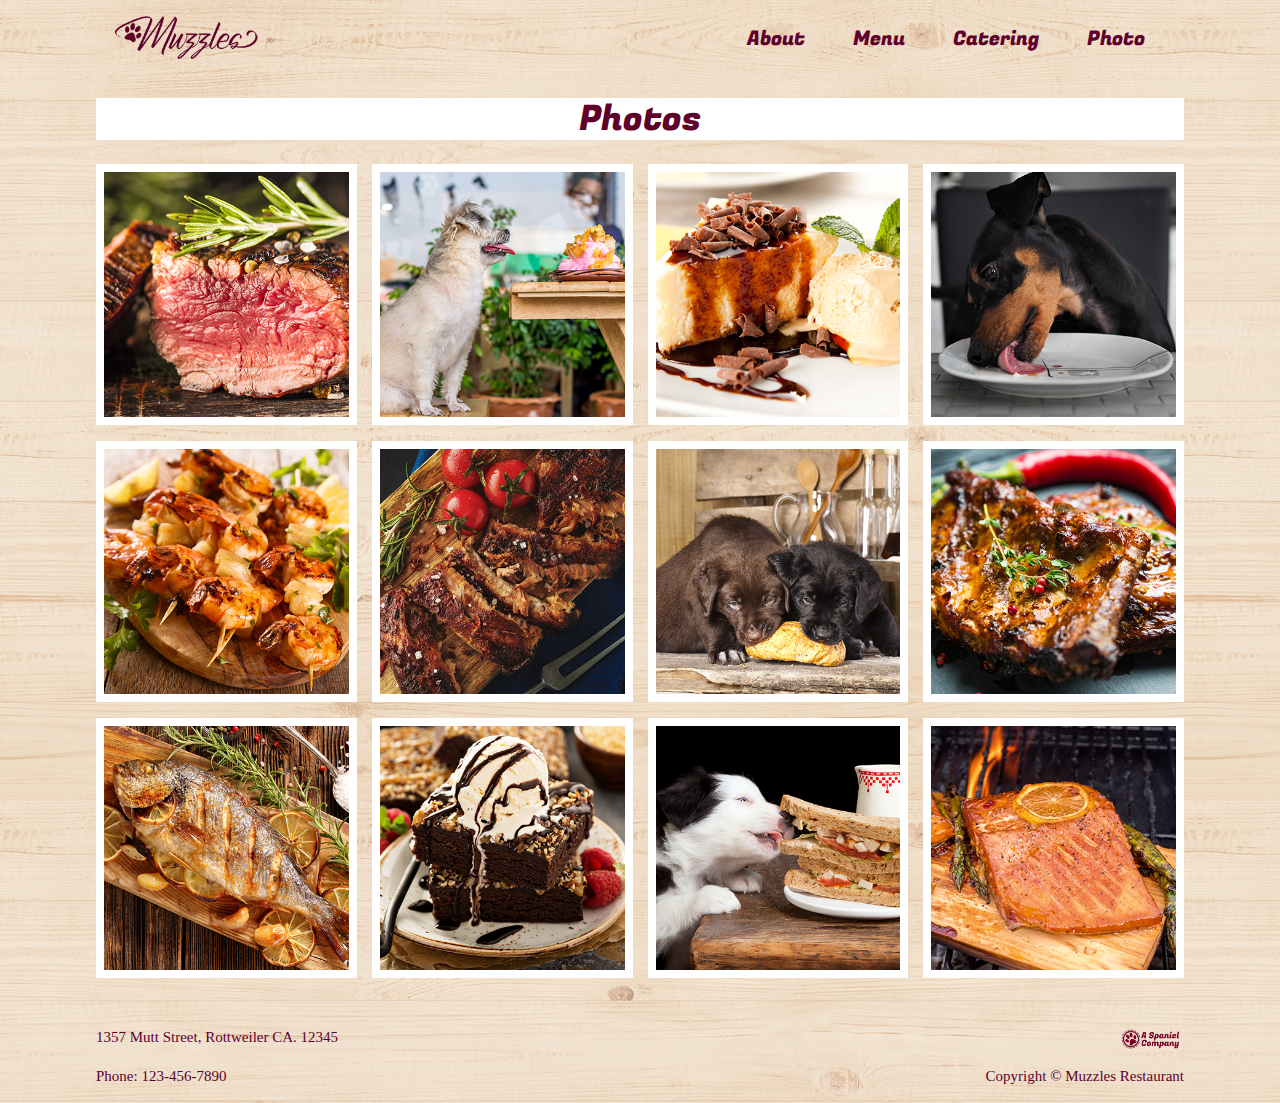
<file: photos.html>
<!doctype html>
<html lang="en">

<head>
    <!-- Required meta tags -->
    <meta charset="utf-8">
    <meta name="viewport" content="width=device-width, initial-scale=1, shrink-to-fit=no">

    <!-- Bootstrap CSS -->
    <link rel="stylesheet" href="https://stackpath.bootstrapcdn.com/bootstrap/4.3.1/css/bootstrap.min.css"
        integrity="sha384-ggOyR0iXCbMQv3Xipma34MD+dH/1fQ784/j6cY/iJTQUOhcWr7x9JvoRxT2MZw1T" crossorigin="anonymous">
    <link rel="stylesheet" href="css/style.css">
    <link href="https://fonts.googleapis.com/css?family=Fugaz+One&display=swap" rel="stylesheet">
    <title>Photos</title>
</head>

<body class="">
    <div class="container-fluid sticky-top bg-image pb-1 pt-2">
        <div class="mx-5 px-5">
                <div class="row mb-4">
                        <div class="col-lg-2">
                            <a href="/index.html" img src="/images/MuzzlesLogo.png" class="img-fluid"><img
                                    src="/images/MuzzlesLogo.png" class="img-fluid" alt="responsive-image"></a>
                        </div>
                        <div class="col-lg-10">
                            <nav class="navbar navbar-expand-lg endRight navBarMenu">
                                <button class=" navbar-toggler navbar-light" type="button" data-toggle="collapse"
                                    data-target="#navbarNavAltMarkup" aria-controls="navbarNavAltMarkup" aria-expanded="false"
                                    aria-label="Toggle navigation">
                                    <span class="navbar-toggler-icon"></span>
                                </button>
                                <div class="collapse navbar-collapse endRight navBarMenu" id="navbarNavAltMarkup">
                                    <div class="navbar-nav">
                                        <a class="nav-item nav-link active fugazLink mx-3" href="/about.html">About<span
                                                class="sr-only">(current)</span></a>
                                        <a class="nav-item nav-link active fugazLink mx-3" href="/menu.html">Menu</a>
                                        <a class="nav-item nav-link active fugazLink mx-3" href="catering.html">Catering</a>
                                        <a class="nav-item nav-link active fugazLink ml-3" href="/photos.html">Photo</a>
                                    </div>
                                </div>
                            </nav>
                        </div>
                    </div>
        </div>
            
    </div>
    <div class="mx-5 px-5">
        

        <div class="">
            <h1 class="bg-white text-center fugazMenu">Photos</h1>
        </div>

        <div class="row mt-4">
            <div class="col">
                <img class="container bg-white p-2" src="images/photo01.jpg" alt="">
            </div>
            <div class="col px-0">
                <img class="container bg-white p-2" src="images/photo02.jpg" alt="">
            </div>
            <div class="col pr-0">
                <img class="container bg-white p-2" src="images/photo03.jpg" alt="">
            </div>
            <div class="col">
                <img class="container bg-white p-2" src="images/photo04.jpg" alt="">
            </div>
        </div>

        <div class="row mt-3">
            <div class="col">
                <img class="container bg-white p-2" src="images/photo05.jpg" alt="">
            </div>
            <div class="col px-0">
                <img class="container bg-white p-2" src="images/photo06.jpg" alt="">
            </div>
            <div class="col pr-0">
                <img class="container bg-white p-2" src="images/photo07.jpg" alt="">
            </div>
            <div class="col">
                <img class="container bg-white p-2" src="images/photo08.jpg" alt="">
            </div>
        </div>

        <div class="row mt-3">
            <div class="col">
                <img class="container bg-white p-2" src="images/photo09.jpg" alt="">
            </div>
            <div class="col px-0">
                <img class="container bg-white p-2" src="images/photo10.jpg" alt="">
            </div>
            <div class="col pr-0">
                <img class="container bg-white p-2" src="images/photo11.jpg" alt="">
            </div>
            <div class="col">
                <img class="container bg-white p-2" src="images/photo12.jpg" alt="">
            </div>
        </div>

        <footer>
                <container-fluid>
                    <div class="row pt-5">
                        <div class="col-lg-11">
                            <p class="storyText">1357 Mutt Street, Rottweiler CA. 12345</p>
                        </div>
                        <div class="col-lg-1">
                            <img src="/images/CompanyLogo.png" class="img-fluid" alt="responsive-image">
                        </div>
                    </div>
                    <div class="row">
                        <div class="col-lg-9">
                            <p class="storyText">Phone: 123-456-7890</p>
                        </div>
                        <div class="col-lg-3">
                            <p class="storyText px-0 mx-0 d-flex justify-content-end">Copyright © Muzzles Restaurant</p>
                        </div>
                    </div>
                </container-fluid>
            </footer>
    </div>


    <!-- Optional JavaScript -->
    <!-- jQuery first, then Popper.js, then Bootstrap JS -->
    <script src="https://code.jquery.com/jquery-3.3.1.slim.min.js"
        integrity="sha384-q8i/X+965DzO0rT7abK41JStQIAqVgRVzpbzo5smXKp4YfRvH+8abtTE1Pi6jizo"
        crossorigin="anonymous"></script>
    <script src="https://cdnjs.cloudflare.com/ajax/libs/popper.js/1.14.7/umd/popper.min.js"
        integrity="sha384-UO2eT0CpHqdSJQ6hJty5KVphtPhzWj9WO1clHTMGa3JDZwrnQq4sF86dIHNDz0W1"
        crossorigin="anonymous"></script>
    <script src="https://stackpath.bootstrapcdn.com/bootstrap/4.3.1/js/bootstrap.min.js"
        integrity="sha384-JjSmVgyd0p3pXB1rRibZUAYoIIy6OrQ6VrjIEaFf/nJGzIxFDsf4x0xIM+B07jRM"
        crossorigin="anonymous"></script>
</body>

</html>
</file>
<file: css/style.css>
body{
    background-image: url("../images/bgtexture.jpg");
}

.bg-image{
    background-image: url("../images/bgtexture.jpg");
}

#cateringHero{
    background-image: url("../images/cateringHero.jpg");
    height: 50vh;
    width: 100%;
    background-size: cover;
    background-position: fill;
}

#cateringMaine{
    background-image: url("../images/cateringMaine.jpg");
    height: auto;
    width: 100%;
    background-size: cover;
    background-position: center;
}

#catering1{
    background-image: url("../images/catering1.jpg");
    height: 297px;
    width: 100%;
    background-size: center;
    background-position: fill;
}

#catering2{
    background-image: url("../images/catering2.jpg");
    height: 297px;
    width: 100%;
    background-size: center;
    background-position: fill;
}

#catering3{
    background-image: url("../images/catering3.jpg");
    height: 297px;
    width: 100%;
    background-size: center;
    background-position: center;
}

#companylogo{
    background-image: url("../images/CompanyLogo.png");
    height: 10px;
    width: 10px;
    background-size: cover;
    background-position: center;
}

.menu{
    color: #5F002B;
    text-align: center;
    background: #ffffff;
}
hr{
    background-color: #5F002B;
}

.header{
    color: #5F002B;
}
.card{
    height: 100%;
}
/* .card{
    width: 70%;
} */

.fugaz{
    font-family: 'Fugaz One', cursive;
    font-size: 20px;
    color: #5F002B;
}
.fugazMenu{
    font-family: 'Fugaz One', cursive;
    font-size: 35px;
    color: #5F002B;
}

.montaukHeader{
    font-family: 'Montauk';
    font-size: 25px;
    color: #5F002B;
}

.navBarMenu{
    font-family: 'Fugaz One', cursive;
    font-size: 20px;
    display: flex;
    justify-content: flex-end;
}

.fugazLink{
    color: #5F002B;
}

@font-face {
    font-family: Montauk;
    src: url("../Montauk-Regular/Montauk-Regular.otf") format("opentype");
}

@font-face {
    font-family: Montauk;
    font-weight: bold;
    src: url("../Montauk-Regular/Montauk-Regular.otf") format("opentype");
}

.background{
    background-image: url(./RestaurantMockupFiles/assets/bgtexture.jpg);
}

.titlepad{
    padding-top: 3%;
}

.navcontrol{
    font-family: 'Fugaz One', cursive;
    color: #5F002B;
    font-size: 22px;
}

.pictop{
    padding-top: 15%;
    height: 100%;
    width: 100%;
}

.nopad{
    padding: 0;
}

.storyText{
    font-size: 15px;
    font-family: Montauk-Regular;
    color: #5F002B;
}

.teamtext{
    justify-content: center;
    align-items: center;
}
</file>
